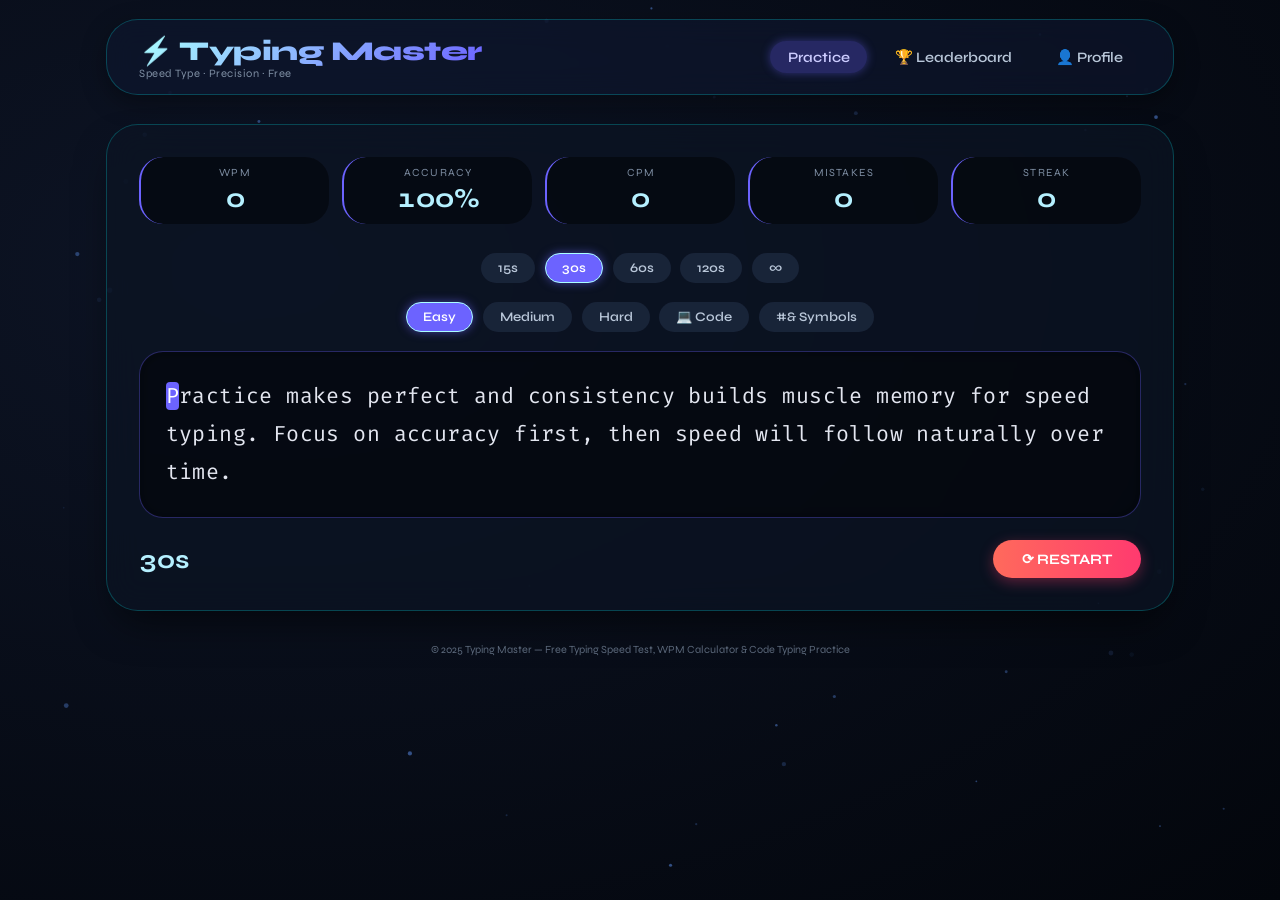
<file: index.html>
<!DOCTYPE html>
<html lang="en-US">
<head>
  <meta charset="UTF-8">
  <meta name="viewport" content="width=device-width, initial-scale=1.0, user-scalable=yes">

  <meta name="description" content="Typing Master — Speed Type: Free online typing test with live WPM, accuracy, CPM tracking. Multiple timer modes (15s, 30s, 60s, 120s, Infinite), difficulty levels, code typing, symbols mode, leaderboard, and user profile.">
  <meta name="keywords" content="typing test, typing speed, WPM, accuracy test, free typing test, code typing, typing practice, keyboard practice, monkeytype alternative, typing master, speed typing, CPM calculator">
  <meta name="author" content="Typing Master">
  <meta name="robots" content="index, follow">
  <meta name="theme-color" content="#0a0f1e">

  <link rel="canonical" href="https://www.typingmaster.com">
  <link rel="preconnect" href="https://fonts.googleapis.com">
  <link rel="preconnect" href="https://fonts.gstatic.com" crossorigin>
  <link href="https://fonts.googleapis.com/css2?family=Fira+Code:wght@400;500;700&family=Syne:wght@400;600;700;800&display=swap" rel="stylesheet">
  <link rel="stylesheet" href="style.css">

  <title>Typing Master — Speed Type | Free Typing Test & WPM Practice Online</title>

  <script type="application/ld+json">
  {
    "@context": "https://schema.org",
    "@type": "WebApplication",
    "name": "Typing Master — Speed Type",
    "description": "Free online typing test with real-time WPM, accuracy, and CPM tracking.",
    "url": "https://www.typingmaster.com",
    "applicationCategory": "Game",
    "operatingSystem": "All Modern Browsers",
    "offers": { "@type": "Offer", "price": "0", "priceCurrency": "USD" }
  }
  </script>
</head>
<body>
<canvas id="particles-canvas" aria-hidden="true"></canvas>

<div class="app-container">
  <header>
    <nav class="navbar">
      <div class="logo">
        <h1>⚡ Typing Master</h1>
        <p>Speed Type · Precision · Free</p>
      </div>
      <div class="nav-links">
        <button class="nav-btn active" data-nav="practice" aria-label="Practice Mode">Practice</button>
        <button class="nav-btn" data-nav="leaderboard" aria-label="Leaderboard">🏆 Leaderboard</button>
        <button class="nav-btn" data-nav="profile" aria-label="User Profile">👤 Profile</button>
      </div>
    </nav>
  </header>

  <!-- ===== PRACTICE PANEL ===== -->
  <main id="practicePanel">
    <section class="typing-card" id="typingArea" aria-label="Typing Test Area">
      <div class="stats-dashboard" id="statsPanel">
        <div class="stat">
          <span>WPM</span>
          <div class="stat-value" id="wpmVal" aria-live="polite">0</div>
        </div>
        <div class="stat">
          <span>ACCURACY</span>
          <div class="stat-value" id="accVal" aria-live="polite">100%</div>
        </div>
        <div class="stat">
          <span>CPM</span>
          <div class="stat-value" id="cpmVal" aria-live="polite">0</div>
        </div>
        <div class="stat">
          <span>MISTAKES</span>
          <div class="stat-value" id="mistakesVal" aria-live="polite">0</div>
        </div>
        <div class="stat">
          <span>STREAK</span>
          <div class="stat-value" id="streakVal" aria-live="polite">0</div>
        </div>
      </div>

      <div class="mode-bar" id="timerModes" aria-label="Timer Mode Selection">
        <div data-timer="15" class="mode-chip">15s</div>
        <div data-timer="30" class="mode-chip active-mode">30s</div>
        <div data-timer="60" class="mode-chip">60s</div>
        <div data-timer="120" class="mode-chip">120s</div>
        <div data-timer="0" class="mode-chip">∞</div>
      </div>

      <div class="mode-bar" id="difficultyModes" aria-label="Difficulty Level Selection">
        <div data-diff="easy" class="mode-chip active-mode">Easy</div>
        <div data-diff="medium" class="mode-chip">Medium</div>
        <div data-diff="hard" class="mode-chip">Hard</div>
        <div data-diff="code" class="mode-chip">💻 Code</div>
        <div data-diff="symbols" class="mode-chip">#& Symbols</div>
      </div>

      <div class="text-display" id="textDisplay" aria-label="Typing passage text" aria-readonly="true"></div>

      <div class="bottom-bar">
        <div id="timerDisplay" class="timer-display" aria-live="polite">30s</div>
        <button class="restart-btn" id="restartBtn" aria-label="Restart typing test">⟳ RESTART</button>
      </div>

      <input type="text" id="hiddenTyper" class="hidden-input" autocomplete="off" autocorrect="off" autocapitalize="off" spellcheck="false" aria-label="Hidden typing input field" />
    </section>
  </main>

  <!-- ===== LEADERBOARD PANEL ===== -->
  <div id="leaderboardPanel" class="panel hidden">
    <div class="typing-card">
      <h2 class="panel-title">🏆 Leaderboard</h2>
      <p class="panel-sub">Top 15 scores from your sessions</p>
      <table class="lb-table" id="lbTable">
        <thead>
          <tr><th>#</th><th>Name</th><th>WPM</th><th>Date</th></tr>
        </thead>
        <tbody id="lbBody"></tbody>
      </table>
      <p id="lbEmpty" class="empty-msg">No scores yet. Complete a test to appear here!</p>
    </div>
  </div>

  <!-- ===== PROFILE PANEL ===== -->
  <div id="profilePanel" class="panel hidden">
    <div class="typing-card profile-card">
      <h2 class="panel-title">👤 Your Profile</h2>
      <div class="profile-avatar" id="profileAvatar">T</div>
      <div class="profile-name-wrap">
        <input type="text" id="profileNameInput" class="profile-name-input" placeholder="Enter your name" maxlength="20" aria-label="Profile name" />
        <button id="saveProfileBtn" class="save-btn">Save</button>
      </div>
      <div class="profile-stats">
        <div class="p-stat"><span>Tests Done</span><strong id="pTests">0</strong></div>
        <div class="p-stat"><span>Best WPM</span><strong id="pBestWPM">0</strong></div>
        <div class="p-stat"><span>Total Chars</span><strong id="pChars">0</strong></div>
      </div>
    </div>
  </div>

  <footer>
    <p>© 2025 Typing Master — Free Typing Speed Test, WPM Calculator & Code Typing Practice</p>
  </footer>
</div>

<!-- Result Modal -->
<div id="resultModal" class="modal" role="dialog" aria-modal="true" aria-label="Test Results">
  <div class="modal-content">
    <div class="modal-icon">✨</div>
    <h2>Test Complete!</h2>
    <div class="result-grid">
      <div class="result-item"><span>WPM</span><strong id="finalWpm">0</strong></div>
      <div class="result-item"><span>Accuracy</span><strong id="finalAcc">0%</strong></div>
      <div class="result-item"><span>Mistakes</span><strong id="finalMistakes">0</strong></div>
      <div class="result-item"><span>CPM</span><strong id="finalCpm">0</strong></div>
    </div>
    <button id="closeModalBtn" class="modal-close-btn">Try Again</button>
  </div>
</div>

<script src="script.js"></script>
</body>
</html>
</file>
<file: style.css>
/* =============================================
   Typing Master — style.css
   Dark Glassmorphism Theme
   ============================================= */

*, *::before, *::after {
  margin: 0;
  padding: 0;
  box-sizing: border-box;
}

:root {
  --bg-deep:       #03060c;
  --bg-card:       rgba(12, 20, 35, 0.72);
  --border-glow:   rgba(0, 255, 255, 0.22);
  --accent:        #6c63ff;
  --accent-light:  #aaffff;
  --text-main:     #e3e6f0;
  --text-muted:    #7f8fa4;
  --text-dim:      #b9c7d9;
  --correct:       #4cff9e;
  --incorrect:     #ff5c7c;
  --timer-color:   #b5f0ff;
  --font-ui:       'Syne', sans-serif;
  --font-mono:     'Fira Code', monospace;
}

/* ── Base ────────────────────────────────── */
body {
  font-family: var(--font-ui);
  background: radial-gradient(ellipse at 20% 30%, #0d1425, var(--bg-deep));
  min-height: 100vh;
  color: var(--text-main);
  overflow-x: hidden;
}

#particles-canvas {
  position: fixed;
  inset: 0;
  pointer-events: none;
  z-index: 0;
}

.app-container {
  position: relative;
  z-index: 2;
  max-width: 1100px;
  margin: 0 auto;
  padding: 1.2rem 1rem;
}

/* ── Navbar ──────────────────────────────── */
.navbar {
  backdrop-filter: blur(14px);
  background: rgba(15, 25, 50, 0.55);
  border-radius: 2rem;
  padding: 0.9rem 2rem;
  display: flex;
  flex-wrap: wrap;
  justify-content: space-between;
  align-items: center;
  margin-bottom: 1.8rem;
  border: 1px solid var(--border-glow);
  box-shadow: 0 8px 24px rgba(0,0,0,0.35);
}

.logo h1 {
  font-size: 1.7rem;
  font-weight: 800;
  background: linear-gradient(135deg, var(--accent-light), var(--accent));
  -webkit-background-clip: text;
  background-clip: text;
  color: transparent;
  letter-spacing: -0.5px;
}

.logo p {
  font-size: 0.7rem;
  color: var(--text-muted);
  letter-spacing: 0.5px;
}

.nav-links {
  display: flex;
  gap: 0.6rem;
  flex-wrap: wrap;
}

.nav-btn {
  background: transparent;
  border: none;
  color: var(--text-dim);
  font-family: var(--font-ui);
  font-weight: 600;
  font-size: 0.9rem;
  padding: 0.45rem 1.1rem;
  border-radius: 2rem;
  cursor: pointer;
  transition: background 0.2s, color 0.2s, box-shadow 0.2s;
}

.nav-btn.active,
.nav-btn:hover {
  background: rgba(108, 99, 255, 0.28);
  color: #ccf;
  box-shadow: 0 0 10px rgba(108, 99, 255, 0.4);
}

/* ── Card ────────────────────────────────── */
.typing-card {
  background: var(--bg-card);
  backdrop-filter: blur(16px);
  border-radius: 2rem;
  padding: 2rem;
  margin: 0.8rem 0;
  border: 1px solid var(--border-glow);
  box-shadow: 0 20px 40px -12px rgba(0,0,0,0.6);
  transition: border-color 0.3s;
}

/* ── Stats ───────────────────────────────── */
.stats-dashboard {
  display: flex;
  flex-wrap: wrap;
  gap: 0.8rem;
  margin-bottom: 1.8rem;
}

.stat {
  background: rgba(0, 0, 0, 0.45);
  padding: 0.6rem 1.1rem;
  border-radius: 1.5rem;
  text-align: center;
  flex: 1;
  min-width: 80px;
  border-left: 2px solid var(--accent);
}

.stat span {
  display: block;
  font-size: 0.68rem;
  text-transform: uppercase;
  letter-spacing: 1.2px;
  color: var(--text-muted);
  margin-bottom: 0.15rem;
}

.stat-value {
  font-size: 1.7rem;
  font-weight: 700;
  color: var(--timer-color);
  line-height: 1.2;
  font-variant-numeric: tabular-nums;
  transition: color 0.2s;
}

/* ── Mode Chips ──────────────────────────── */
.mode-bar {
  display: flex;
  flex-wrap: wrap;
  gap: 0.6rem;
  margin-bottom: 1.2rem;
  justify-content: center;
}

.mode-chip {
  background: rgba(30, 42, 65, 0.75);
  padding: 0.38rem 1rem;
  border-radius: 2rem;
  font-size: 0.82rem;
  font-family: var(--font-ui);
  font-weight: 600;
  cursor: pointer;
  border: 1px solid transparent;
  color: var(--text-dim);
  transition: background 0.2s, color 0.2s, box-shadow 0.2s, border-color 0.2s;
  user-select: none;
}

.mode-chip:hover {
  background: rgba(108, 99, 255, 0.2);
  color: #ddf;
}

.mode-chip.active-mode {
  background: var(--accent);
  color: #fff;
  box-shadow: 0 0 10px rgba(108, 99, 255, 0.55);
  border-color: var(--accent-light);
}

/* ── Text Display ────────────────────────── */
.text-display {
  background: rgba(0, 0, 0, 0.45);
  padding: 1.6rem;
  border-radius: 1.5rem;
  font-family: var(--font-mono);
  font-size: 1.35rem;
  line-height: 1.75;
  letter-spacing: 0.4px;
  word-break: break-word;
  white-space: pre-wrap;
  margin-bottom: 1.4rem;
  border: 1px solid rgba(108, 99, 255, 0.35);
  box-shadow: inset 0 0 14px rgba(0,0,0,0.35);
  min-height: 120px;
  cursor: text;
  user-select: none;
}

/* Character States */
.char-correct {
  color: var(--correct);
  text-shadow: 0 0 3px rgba(76, 255, 158, 0.4);
}

.char-incorrect {
  color: var(--incorrect);
  background: rgba(255, 80, 120, 0.18);
  border-radius: 3px;
}

.char-current {
  background: var(--accent);
  color: #fff;
  border-radius: 4px;
  animation: blinkCursor 0.9s ease-in-out infinite;
}

@keyframes blinkCursor {
  0%, 100% { opacity: 1; box-shadow: 0 0 4px cyan; }
  50%       { opacity: 0.65; box-shadow: 0 0 10px cyan; }
}

/* ── Bottom Bar ──────────────────────────── */
.bottom-bar {
  display: flex;
  justify-content: space-between;
  align-items: center;
  gap: 1rem;
}

.timer-display {
  font-size: 1.6rem;
  font-weight: 700;
  color: var(--timer-color);
  font-variant-numeric: tabular-nums;
  min-width: 60px;
}

.timer-display.warning {
  color: #ffaa33;
  animation: pulse 0.5s ease-in-out infinite;
}

@keyframes pulse {
  0%, 100% { opacity: 1; }
  50%       { opacity: 0.5; }
}

.restart-btn {
  background: linear-gradient(90deg, #ff6a5c, #ff3a6f);
  border: none;
  padding: 0.65rem 1.8rem;
  border-radius: 3rem;
  font-family: var(--font-ui);
  font-weight: 700;
  font-size: 0.9rem;
  color: #fff;
  cursor: pointer;
  transition: transform 0.12s, box-shadow 0.12s;
  box-shadow: 0 4px 14px rgba(255, 60, 111, 0.35);
}

.restart-btn:hover { transform: scale(1.04); box-shadow: 0 6px 18px rgba(255, 60, 111, 0.5); }
.restart-btn:active { transform: scale(0.97); }

/* ── Hidden Input ────────────────────────── */
.hidden-input {
  opacity: 0;
  position: fixed;
  top: -9999px;
  left: -9999px;
  width: 1px;
  height: 1px;
  pointer-events: none;
}

/* ── Panels (Leaderboard / Profile) ──────── */
.panel { margin: 0.8rem 0; }
.hidden { display: none !important; }

.panel-title {
  font-size: 1.6rem;
  font-weight: 800;
  margin-bottom: 0.3rem;
  background: linear-gradient(135deg, var(--accent-light), var(--accent));
  -webkit-background-clip: text;
  background-clip: text;
  color: transparent;
}

.panel-sub {
  font-size: 0.8rem;
  color: var(--text-muted);
  margin-bottom: 1.4rem;
}

/* Leaderboard Table */
.lb-table {
  width: 100%;
  border-collapse: collapse;
  font-size: 0.92rem;
}

.lb-table th {
  text-transform: uppercase;
  font-size: 0.72rem;
  letter-spacing: 1.2px;
  color: var(--text-muted);
  padding: 0.5rem 0.8rem;
  text-align: left;
  border-bottom: 1px solid rgba(255,255,255,0.08);
}

.lb-table td {
  padding: 0.65rem 0.8rem;
  border-bottom: 1px solid rgba(255,255,255,0.04);
  color: var(--text-dim);
}

.lb-table tbody tr:first-child td { color: #ffd700; font-weight: 700; }
.lb-table tbody tr:nth-child(2) td { color: #c0c0c0; font-weight: 600; }
.lb-table tbody tr:nth-child(3) td { color: #cd7f32; }
.lb-table tbody tr:hover td { background: rgba(108,99,255,0.08); }

.empty-msg {
  text-align: center;
  color: var(--text-muted);
  padding: 2rem 0;
  font-size: 0.9rem;
}

/* Profile Card */
.profile-card { text-align: center; }

.profile-avatar {
  width: 80px;
  height: 80px;
  border-radius: 50%;
  background: linear-gradient(135deg, var(--accent), var(--accent-light));
  display: flex;
  align-items: center;
  justify-content: center;
  font-size: 2rem;
  font-weight: 800;
  color: #fff;
  margin: 1.2rem auto;
  box-shadow: 0 0 20px rgba(108,99,255,0.5);
}

.profile-name-wrap {
  display: flex;
  gap: 0.6rem;
  justify-content: center;
  align-items: center;
  margin-bottom: 1.8rem;
}

.profile-name-input {
  background: rgba(0,0,0,0.4);
  border: 1px solid var(--border-glow);
  border-radius: 2rem;
  padding: 0.5rem 1.2rem;
  color: var(--text-main);
  font-family: var(--font-ui);
  font-size: 0.95rem;
  outline: none;
  width: 200px;
  transition: border-color 0.2s;
}

.profile-name-input:focus { border-color: var(--accent); }

.save-btn {
  background: var(--accent);
  border: none;
  padding: 0.5rem 1.2rem;
  border-radius: 2rem;
  color: #fff;
  font-family: var(--font-ui);
  font-weight: 700;
  cursor: pointer;
  transition: opacity 0.2s;
}

.save-btn:hover { opacity: 0.85; }

.profile-stats {
  display: flex;
  gap: 1.2rem;
  justify-content: center;
  flex-wrap: wrap;
}

.p-stat {
  background: rgba(0,0,0,0.35);
  border-radius: 1.2rem;
  padding: 0.8rem 1.4rem;
  text-align: center;
  border-left: 2px solid var(--accent);
  min-width: 110px;
}

.p-stat span {
  display: block;
  font-size: 0.7rem;
  text-transform: uppercase;
  letter-spacing: 1px;
  color: var(--text-muted);
  margin-bottom: 0.3rem;
}

.p-stat strong {
  font-size: 1.5rem;
  color: var(--timer-color);
}

/* ── Modal ───────────────────────────────── */
.modal {
  display: none;
  position: fixed;
  inset: 0;
  background: rgba(0,0,0,0.72);
  backdrop-filter: blur(6px);
  justify-content: center;
  align-items: center;
  z-index: 200;
}

.modal.show { display: flex; }

.modal-content {
  background: #0f1a2e;
  border-radius: 2rem;
  padding: 2.4rem 2rem;
  width: 90%;
  max-width: 420px;
  text-align: center;
  border: 1px solid rgba(0, 255, 255, 0.4);
  box-shadow: 0 0 40px rgba(108, 99, 255, 0.3);
  animation: modalIn 0.3s ease-out;
}

@keyframes modalIn {
  from { transform: translateY(30px) scale(0.95); opacity: 0; }
  to   { transform: translateY(0)    scale(1);    opacity: 1; }
}

.modal-icon {
  font-size: 2.5rem;
  margin-bottom: 0.5rem;
}

.modal-content h2 {
  font-size: 1.5rem;
  font-weight: 800;
  margin-bottom: 1.4rem;
  background: linear-gradient(135deg, var(--accent-light), var(--accent));
  -webkit-background-clip: text;
  background-clip: text;
  color: transparent;
}

.result-grid {
  display: grid;
  grid-template-columns: 1fr 1fr;
  gap: 0.8rem;
  margin-bottom: 1.6rem;
}

.result-item {
  background: rgba(0,0,0,0.3);
  border-radius: 1rem;
  padding: 0.7rem;
  border-left: 2px solid var(--accent);
}

.result-item span {
  display: block;
  font-size: 0.68rem;
  text-transform: uppercase;
  letter-spacing: 1px;
  color: var(--text-muted);
  margin-bottom: 0.2rem;
}

.result-item strong {
  font-size: 1.5rem;
  font-weight: 700;
  color: var(--timer-color);
}

.modal-close-btn {
  background: linear-gradient(90deg, var(--accent), #9c5cff);
  border: none;
  padding: 0.7rem 2rem;
  border-radius: 3rem;
  font-family: var(--font-ui);
  font-weight: 700;
  font-size: 0.95rem;
  color: #fff;
  cursor: pointer;
  box-shadow: 0 4px 14px rgba(108, 99, 255, 0.4);
  transition: transform 0.12s;
}

.modal-close-btn:hover { transform: scale(1.04); }

/* ── Footer ──────────────────────────────── */
footer {
  text-align: center;
  font-size: 0.68rem;
  margin-top: 2rem;
  color: var(--text-muted);
  opacity: 0.7;
}

/* ── Responsive ──────────────────────────── */
@media (max-width: 700px) {
  .typing-card { padding: 1.3rem; }
  .text-display { font-size: 1rem; padding: 1.1rem; }
  .stat-value { font-size: 1.3rem; }
  .navbar { flex-direction: column; gap: 0.8rem; padding: 1rem 1.2rem; }
  .logo h1 { font-size: 1.4rem; }
  .timer-display { font-size: 1.3rem; }
  .profile-name-input { width: 150px; }
}
</file>
